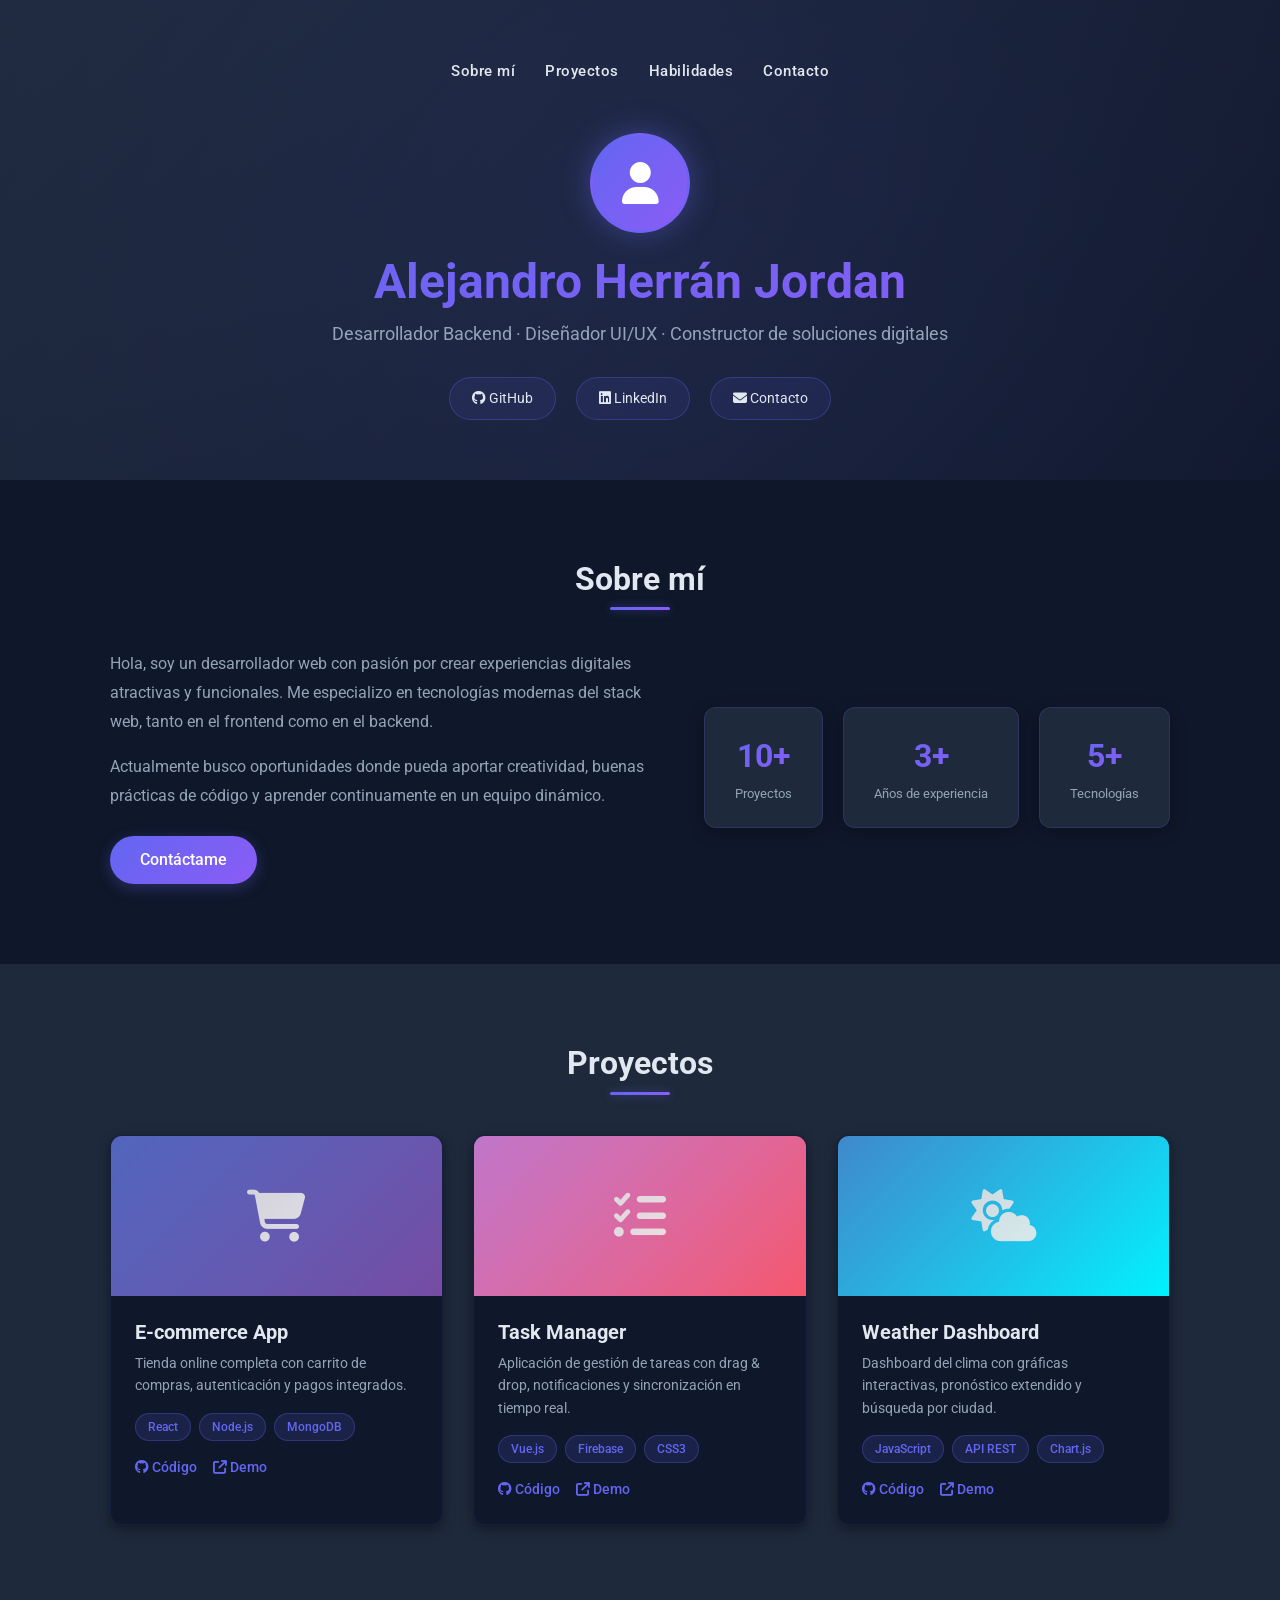
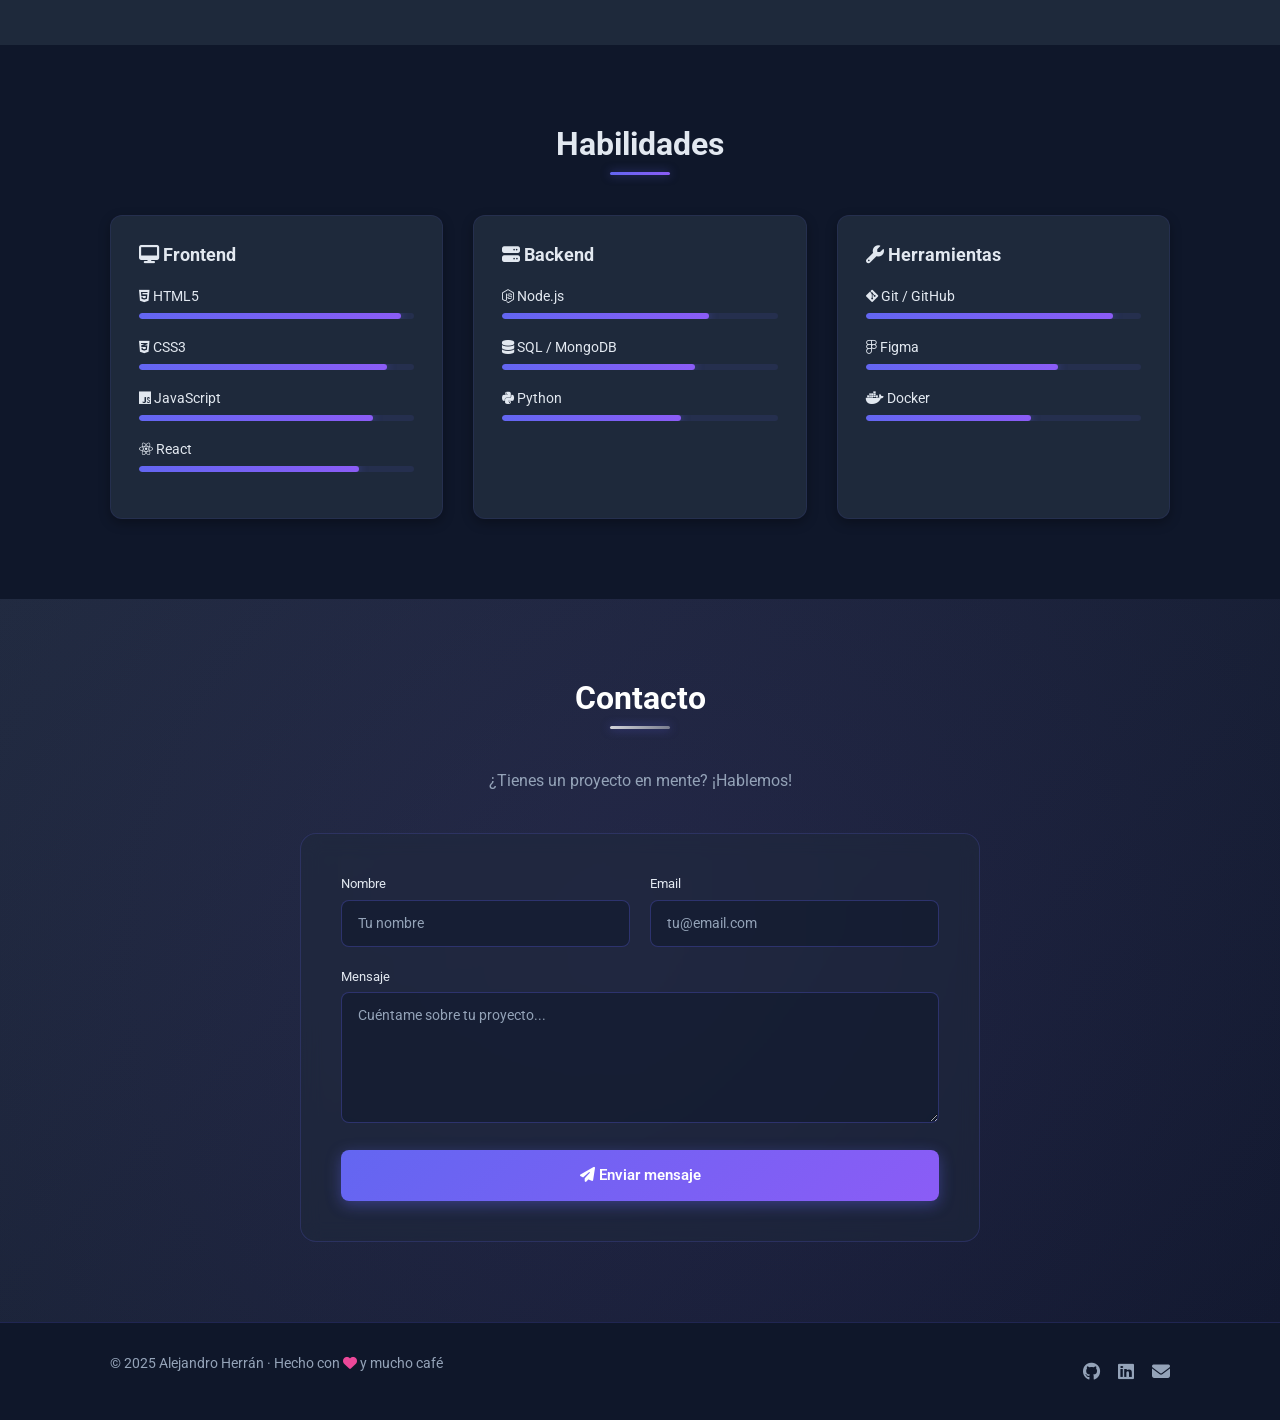
<file: ejercicio_portafolio_16feb/index.html>
<!DOCTYPE html>
<html lang="en">

<head>
    <meta charset="UTF-8">
    <meta name="viewport" content="width=device-width, initial-scale=1.0">
    <!-- Conexion bootstrap -->
    <link href="https://cdnjs.cloudflare.com/ajax/libs/bootstrap/5.3.0/css/bootstrap.min.css" rel="stylesheet">
    <script src="https://cdnjs.cloudflare.com/ajax/libs/bootstrap/5.3.0/js/bootstrap.bundle.min.js"></script>
    <!-- conexion con css -->
    <link rel="stylesheet" href="style.css">
    <!-- conexion script -->
    <script src="script.js" defer></script>
    <!-- conexion de la fuente y los iconos -->
    <link href="https://fonts.googleapis.com/css2?family=Roboto:wght@300;400;500;700&display=swap" rel="stylesheet">
    <link href="https://cdnjs.cloudflare.com/ajax/libs/font-awesome/6.4.0/css/all.min.css" rel="stylesheet">
    <title>Mi portafolio</title>
</head>

<body>

    <!-- Header -->
    <header class="header">
        <nav class="nav-menu">
            <a href="#about">Sobre mí</a>
            <a href="#projects">Proyectos</a>
            <a href="#skills">Habilidades</a>
            <a href="#contact">Contacto</a>
        </nav>
        <div class="header-content">
            <div class="avatar">
                <i class="fa-solid fa-user"></i>
            </div>
            <h1>Alejandro Herrán Jordan</h1>
            <p>Desarrollador Backend · Diseñador UI/UX · Constructor de soluciones digitales</p>
            <div class="header-links">
                <a href="https://github.com/ahj-dev" target="_blank"><i class="fa-brands fa-github"></i> GitHub</a>
                <a href="https://linkedin.com/" target="_blank"><i class="fa-brands fa-linkedin"></i> LinkedIn</a>
                <a href="#contact"><i class="fa-solid fa-envelope"></i> Contacto</a>
            </div>
        </div>
    </header>

    <!-- Seccion sobre mi -->
    <section class="about" id="about">
        <div class="container">
            <h2 class="section-title">Sobre mí</h2>
            <div class="about-content">
                <div class="about-text">
                    <p>Hola, soy un desarrollador web con pasión por crear experiencias digitales atractivas y funcionales. Me especializo en tecnologías modernas del stack web, tanto en el frontend como en el backend.</p>
                    <p>Actualmente busco oportunidades donde pueda aportar creatividad, buenas prácticas de código y aprender continuamente en un equipo dinámico.</p>
                    <a href="#contact" class="btn-primary">Contáctame</a>
                </div>
                <div class="about-stats">
                    <div class="stat-card">
                        <span class="stat-number">10+</span>
                        <span class="stat-label">Proyectos</span>
                    </div>
                    <div class="stat-card">
                        <span class="stat-number">3+</span>
                        <span class="stat-label">Años de experiencia</span>
                    </div>
                    <div class="stat-card">
                        <span class="stat-number">5+</span>
                        <span class="stat-label">Tecnologías</span>
                    </div>
                </div>
            </div>
        </div>
    </section>

    <!-- Proyectos -->
    <section class="projects" id="projects">
        <div class="container">
            <h2 class="section-title">Proyectos</h2>
            <div class="projects-grid">

                <div class="project-card">
                    <div class="project-img" style="background: linear-gradient(135deg, #667eea, #764ba2);">
                        <i class="fa-solid fa-cart-shopping"></i>
                    </div>
                    <div class="project-info">
                        <h3>E-commerce App</h3>
                        <p>Tienda online completa con carrito de compras, autenticación y pagos integrados.</p>
                        <div class="project-tags">
                            <span>React</span><span>Node.js</span><span>MongoDB</span>
                        </div>
                        <div class="project-links">
                            <a href="#"><i class="fa-brands fa-github"></i> Código</a>
                            <a href="#"><i class="fa-solid fa-arrow-up-right-from-square"></i> Demo</a>
                        </div>
                    </div>
                </div>

                <div class="project-card">
                    <div class="project-img" style="background: linear-gradient(135deg, #f093fb, #f5576c);">
                        <i class="fa-solid fa-list-check"></i>
                    </div>
                    <div class="project-info">
                        <h3>Task Manager</h3>
                        <p>Aplicación de gestión de tareas con drag & drop, notificaciones y sincronización en tiempo real.</p>
                        <div class="project-tags">
                            <span>Vue.js</span><span>Firebase</span><span>CSS3</span>
                        </div>
                        <div class="project-links">
                            <a href="#"><i class="fa-brands fa-github"></i> Código</a>
                            <a href="#"><i class="fa-solid fa-arrow-up-right-from-square"></i> Demo</a>
                        </div>
                    </div>
                </div>

                <div class="project-card">
                    <div class="project-img" style="background: linear-gradient(135deg, #4facfe, #00f2fe);">
                        <i class="fa-solid fa-cloud-sun"></i>
                    </div>
                    <div class="project-info">
                        <h3>Weather Dashboard</h3>
                        <p>Dashboard del clima con gráficas interactivas, pronóstico extendido y búsqueda por ciudad.</p>
                        <div class="project-tags">
                            <span>JavaScript</span><span>API REST</span><span>Chart.js</span>
                        </div>
                        <div class="project-links">
                            <a href="#"><i class="fa-brands fa-github"></i> Código</a>
                            <a href="#"><i class="fa-solid fa-arrow-up-right-from-square"></i> Demo</a>
                        </div>
                    </div>
                </div>

            </div>
        </div>
    </section>

    <!-- Habilidades -->
    <section class="skills" id="skills">
        <div class="container">
            <h2 class="section-title">Habilidades</h2>
            <div class="skills-content">

                <div class="skills-category">
                    <h3><i class="fa-solid fa-desktop"></i> Frontend</h3>
                    <div class="skills-list">
                        <div class="skill-badge">
                            <i class="fa-brands fa-html5"></i> HTML5
                            <div class="skill-bar"><div class="skill-fill" style="width:95%"></div></div>
                        </div>
                        <div class="skill-badge">
                            <i class="fa-brands fa-css3-alt"></i> CSS3
                            <div class="skill-bar"><div class="skill-fill" style="width:90%"></div></div>
                        </div>
                        <div class="skill-badge">
                            <i class="fa-brands fa-js"></i> JavaScript
                            <div class="skill-bar"><div class="skill-fill" style="width:85%"></div></div>
                        </div>
                        <div class="skill-badge">
                            <i class="fa-brands fa-react"></i> React
                            <div class="skill-bar"><div class="skill-fill" style="width:80%"></div></div>
                        </div>
                    </div>
                </div>

                <div class="skills-category">
                    <h3><i class="fa-solid fa-server"></i> Backend</h3>
                    <div class="skills-list">
                        <div class="skill-badge">
                            <i class="fa-brands fa-node-js"></i> Node.js
                            <div class="skill-bar"><div class="skill-fill" style="width:75%"></div></div>
                        </div>
                        <div class="skill-badge">
                            <i class="fa-solid fa-database"></i> SQL / MongoDB
                            <div class="skill-bar"><div class="skill-fill" style="width:70%"></div></div>
                        </div>
                        <div class="skill-badge">
                            <i class="fa-brands fa-python"></i> Python
                            <div class="skill-bar"><div class="skill-fill" style="width:65%"></div></div>
                        </div>
                    </div>
                </div>

                <div class="skills-category">
                    <h3><i class="fa-solid fa-wrench"></i> Herramientas</h3>
                    <div class="skills-list">
                        <div class="skill-badge">
                            <i class="fa-brands fa-git-alt"></i> Git / GitHub
                            <div class="skill-bar"><div class="skill-fill" style="width:90%"></div></div>
                        </div>
                        <div class="skill-badge">
                            <i class="fa-brands fa-figma"></i> Figma
                            <div class="skill-bar"><div class="skill-fill" style="width:70%"></div></div>
                        </div>
                        <div class="skill-badge">
                            <i class="fa-brands fa-docker"></i> Docker
                            <div class="skill-bar"><div class="skill-fill" style="width:60%"></div></div>
                        </div>
                    </div>
                </div>

            </div>
        </div>
    </section>

    <!-- Contacto -->
    <section class="contact" id="contact">
        <div class="container">
            <h2 class="section-title light">Contacto</h2>
            <p class="contact-subtitle">¿Tienes un proyecto en mente? ¡Hablemos!</p>
            <form id="contactForm" class="contact-form">
                <div class="form-row">
                    <div class="form-group">
                        <label for="nombre">Nombre</label>
                        <input type="text" id="nombre" placeholder="Tu nombre" required>
                    </div>
                    <div class="form-group">
                        <label for="email">Email</label>
                        <input type="email" id="email" placeholder="tu@email.com" required>
                    </div>
                </div>
                <div class="form-group">
                    <label for="mensaje">Mensaje</label>
                    <textarea id="mensaje" rows="5" placeholder="Cuéntame sobre tu proyecto..."></textarea>
                </div>
                <button type="submit" class="btn-submit">
                    <i class="fa-solid fa-paper-plane"></i> Enviar mensaje
                </button>
            </form>
        </div>
    </section>

    <!-- Footer -->
    <footer class="footer">
        <div class="container">
            <p>&copy; 2025 Alejandro Herrán · Hecho con <i class="fa-solid fa-heart" style="color: var(--acento)"></i> y mucho café</p>
            <div class="footer-links">
                <a href="https://github.com/" target="_blank"><i class="fa-brands fa-github"></i></a>
                <a href="https://linkedin.com/" target="_blank"><i class="fa-brands fa-linkedin"></i></a>
                <a href="mailto:tu@email.com"><i class="fa-solid fa-envelope"></i></a>
            </div>
        </div>
    </footer>

</body>
</html>
</file>
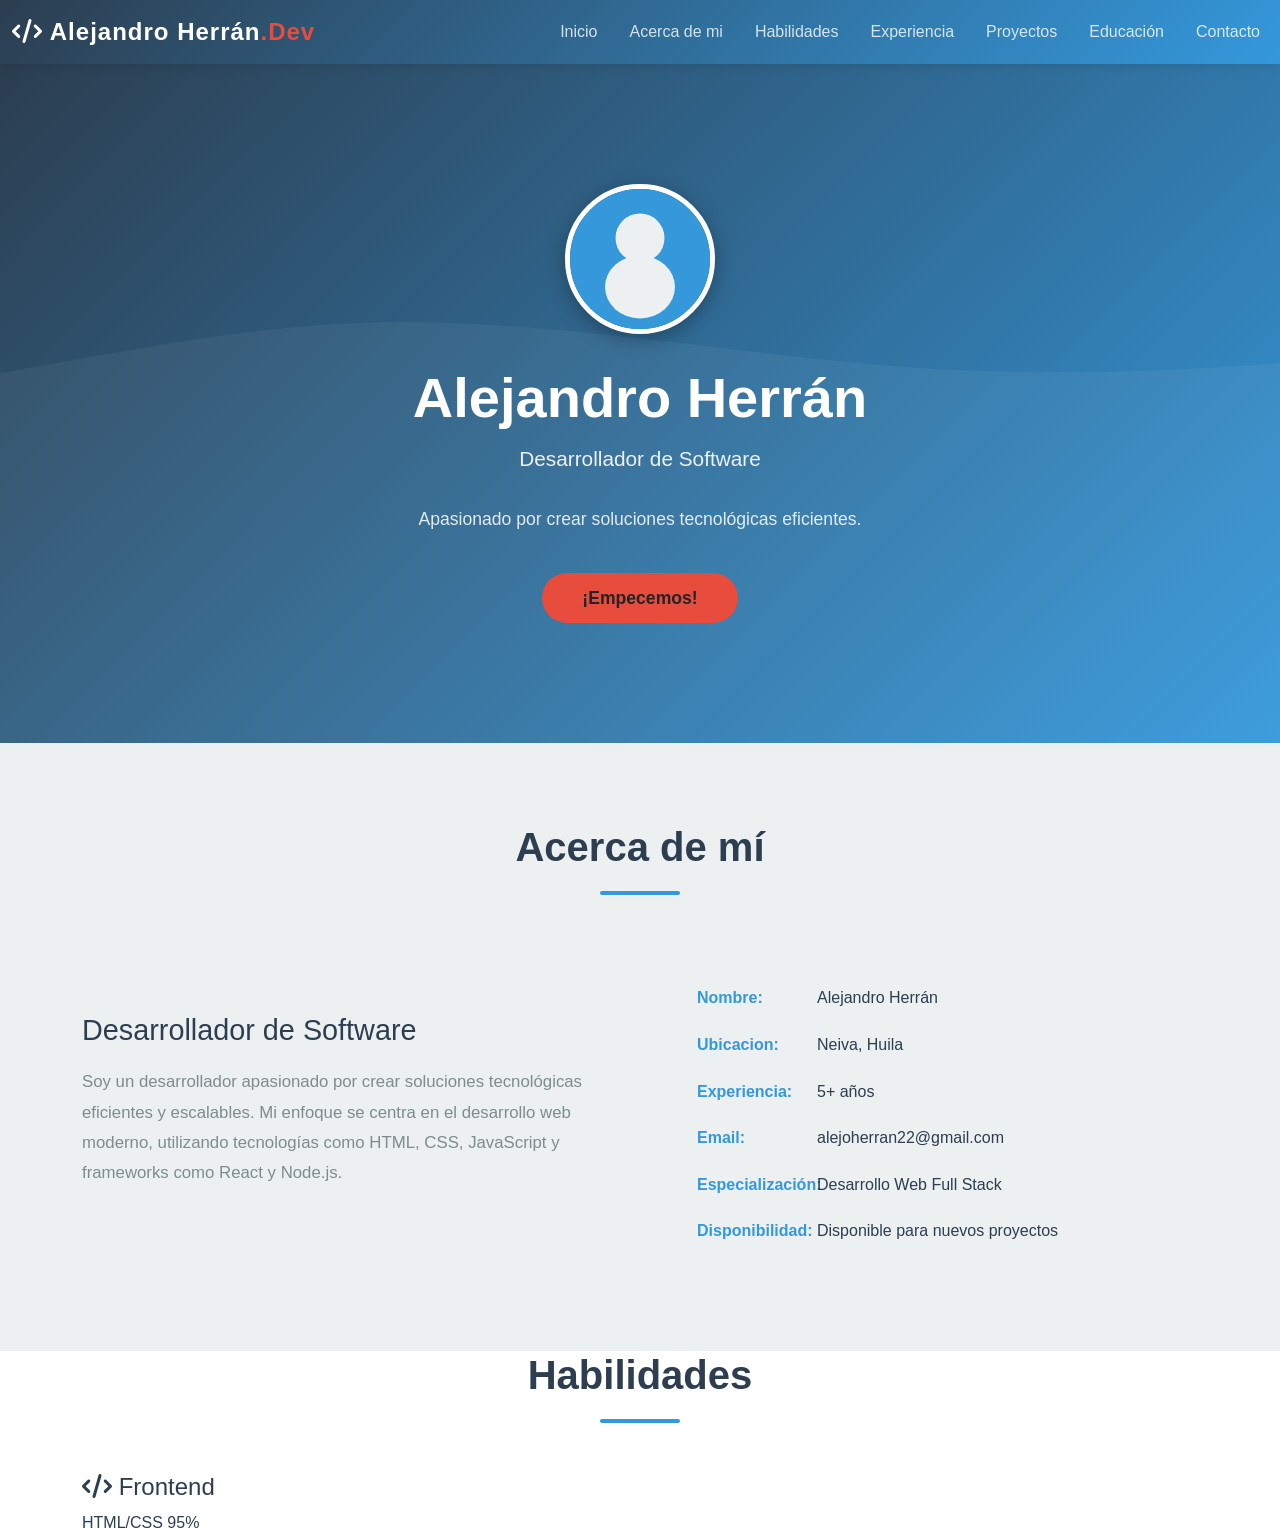
<file: ejercicio_portafolio_personal_02mar/portafolio.html>
<!DOCTYPE html>
<html lang="es">

<head>
    <meta charset="UTF-8">
    <meta name="viewport" content="width=device-width, initial-scale=1.0">
    <title>Portafolio CV - Desarrollador</title>

    <link href="https://cdnjs.cloudflare.com/ajax/libs/bootstrap/5.3.0/css/bootstrap.min.css" rel="stylesheet">

    <link href="https://cdnjs.cloudflare.com/ajax/libs/font-awesome/6.4.0/css/all.min.css" rel="stylesheet">

    <link href="style-portafolio.css" rel="stylesheet">
</head>
<!-- ========================
     BARRA DE NAVEGACIÓN
=============================-->

<body>
    <nav class="navbar navbar-expand-lg navbar-dark">
        <div class="container-fluid">
            <a class="navbar-brand" href="#inicio">
                <i class="fas fa-code"></i> Alejandro Herrán<span>.Dev</span>
            </a>
            <button class="navbar-toggler" type="button" data-bs-toggle="collapse" data-bs-target="#navbarNav"
                aria-controls="navbarNav" aria-expanded="false" aria-label="Toggle navigation">
                <span class="navbar-toggler-icon"></span>
            </button>
            <div class="collapse navbar-collapse" id="navbarNav">
                <ul class="navbar-nav ms-auto">
                    <li class="nav-item">
                        <a class="nav-link" href="#inicio">Inicio</a>
                    </li>
                    <li class="nav-item">
                        <a class="nav-link" href="#acerca">Acerca de mi</a>
                    </li>
                    <li class="nav-item">
                        <a class="nav-link" href="#habilidades">Habilidades</a>
                    </li>
                    <li class="nav-item">
                        <a class="nav-link" href="#experiencia">Experiencia</a>
                    </li>
                    <li class="nav-item">
                        <a class="nav-link" href="#proyectos">Proyectos</a>
                    </li>
                    <li class="nav-item">
                        <a class="nav-link" href="#educacion">Educación</a>
                    </li>
                    <li class="nav-item">
                        <a class="nav-link" href="#contacto">Contacto</a>
                    </li>
                </ul>
            </div>
        </div>
    </nav>

    <!-- ========================
     SECCIÓN HERO
=============================-->
    <section id="inicio" class="hero">
        <div class="hero-content">
            <svg class="hero-image" viewBox="0 0 200 200" xmlns="http://www.w3.org/2000/svg">
                <rect width="200" height="200" fill="#3498db" />
                <circle cx="100" cy="70" r="35" fill="#ecf0f1" />
                <ellipse cx="100" cy="140" rx="50" ry="45" fill="#ecf0f1" />
            </svg>
            <h1>Alejandro Herrán</h1>
            <p class="subtitle">Desarrollador de Software</p>
            <p class="description">Apasionado por crear soluciones tecnológicas eficientes.</p>
            <a href="#contacto" class="btn btn-primary-custom">¡Empecemos!</a>
        </div>
    </section>

    <!-- ========================
     ACERCA DE MI
=============================-->
    <section id="acerca" class="about">
        <div class="container">
            <h2 class="section-title">
                Acerca de mí
            </h2>
            <div class="about-content">
                <div class="about-text">
                    <h3>Desarrollador de Software</h3>
                    <p>Soy un desarrollador apasionado por crear soluciones tecnológicas eficientes y escalables. Mi
                        enfoque se centra en el desarrollo web moderno, utilizando tecnologías como HTML, CSS,
                        JavaScript y frameworks como React y Node.js.</p>
                </div>
                <div>
                    <ul class="info-list">
                        <li>
                            <strong>Nombre:</strong> <span>Alejandro Herrán</span>
                        </li>
                        <li>
                            <strong>Ubicacion:</strong> <span>Neiva, Huila</span>
                        </li>
                        <li>
                            <strong>Experiencia:</strong> <span>5+ años</span>
                        </li>
                        <li>
                            <strong>Email:</strong> <span><a href="mailto:alejoherran22@gmail.com" style="color: var(--secondary-color);"></a>alejoherran22@gmail.com</span>
                        </li>
                        <li>
                            <strong>Especialización:</strong> <span>Desarrollo Web Full Stack</span>        
                        </li>
                        <li>
                            <strong>Disponibilidad:</strong> <span>Disponible para nuevos proyectos</span>
                        </li>
                    </ul>
                </div>
            </div>
        </div>
    </section>

    <!-- ========================
     HABILIDADES
=============================-->
    <section id="habilidades" class="skills">
        <div class="container">
            <h2 class="section-title">Habilidades</h2>
            <div class="skills-grid">
                <!-- Frontend-->
                <div class="skills-card" data-skill="frontend">
                    <h4><i class="fas fa-code"></i> Frontend</h4>
                    <div class="skill-item">
                        <div class="skill-name">
                            <span>HTML/CSS</span>
                            <span>95%</span>
                        </div>
                        <div class="skill-progress" style="--target: 95%;"></div>
                    </div>
                </div>    
<!--ACTUALIZAR CODIGO CON EL REPO DEL PROFE-->
                 <!-- Frontend-->
                <div class="skill-item
    </section>

    <script src="https://cdnjs.cloudflare.com/ajax/libs/bootstrap/5.3.0/js/bootstrap.bundle.min.js"></script>
</body>

</html>
</file>
<file: ejercicio_portafolio_16feb/style.css>
/* ===== VARIABLES Y BASE ===== */
:root {
    --color-primario: #6366f1;      
    --color-secundario: #8b5cf6;    
    --acento: #ec4899;              
    --fuente-principal: 'Roboto', sans-serif;
    --bg-oscuro: #0f172a;           
    --bg-claro: #1e293b;            
    --texto: #e2e8f0;               
    --texto-secundario: #94a3b8;   
}
* {
    margin: 0;
    padding: 0;
    box-sizing: border-box;
}

body {
    font-family: var(--fuente-principal);
    color: var(--texto);
    background-color: var(--bg-oscuro);
    scroll-behavior: smooth;
}

.container {
    max-width: 1100px;
    margin: 0 auto;
    padding: 0 20px;
}

/* ===== HEADER ===== */
.header {
    background: linear-gradient(135deg, #1e293b 0%, #0f172a 100%);
    position: relative;
    overflow: hidden;
    color: white;
    padding: 60px 20px;
    text-align: center;
}

/* Efecto de brillo de fondo */
.header::before {
    content: '';
    position: absolute;
    top: -50%;
    left: -50%;
    width: 200%;
    height: 200%;
    background: radial-gradient(circle, rgba(99, 102, 241, 0.1) 0%, transparent 70%);
    animation: pulse 8s ease-in-out infinite;
}

@keyframes pulse {
    0%, 100% { transform: scale(1); opacity: 0.5; }
    50% { transform: scale(1.1); opacity: 0.8; }
}

.nav-menu {
    display: flex;
    justify-content: center;
    gap: 30px;
    margin-bottom: 50px;
    flex-wrap: wrap;
    position: relative;
    z-index: 1;
}

.nav-menu a {
    color: var(--texto);
    text-decoration: none;
    font-weight: 500;
    font-size: 15px;
    letter-spacing: 0.5px;
    transition: color 0.2s;
    position: relative;
}

.nav-menu a::after {
    content: '';
    position: absolute;
    bottom: -5px;
    left: 0;
    width: 0;
    height: 2px;
    background: var(--color-primario);
    transition: width 0.3s;
}

.nav-menu a:hover {
    color: var(--color-primario);
}

.nav-menu a:hover::after {
    width: 100%;
}

.avatar {
    width: 100px;
    height: 100px;
    border-radius: 50%;
    background: linear-gradient(135deg, var(--color-primario), var(--color-secundario));
    display: flex;
    align-items: center;
    justify-content: center;
    margin: 0 auto 20px;
    font-size: 42px;
    border: 3px solid rgba(99, 102, 241, 0.3);
    box-shadow: 0 0 30px rgba(99, 102, 241, 0.4);
    position: relative;
    z-index: 1;
}

.header h1 {
    font-size: 48px;
    font-weight: 700;
    margin-bottom: 10px;
    background: linear-gradient(135deg, var(--color-primario), var(--color-secundario));
    -webkit-background-clip: text;
    -webkit-text-fill-color: transparent;
    background-clip: text;
    position: relative;
    z-index: 1;
}

.header p {
    font-size: 18px;
    color: var(--texto-secundario);
    margin-bottom: 30px;
    position: relative;
    z-index: 1;
}

.header-links {
    display: flex;
    justify-content: center;
    gap: 20px;
    flex-wrap: wrap;
    position: relative;
    z-index: 1;
}

.header-links a {
    color: var(--texto);
    text-decoration: none;
    background: rgba(99, 102, 241, 0.1);
    padding: 10px 22px;
    border-radius: 25px;
    border: 1px solid rgba(99, 102, 241, 0.3);
    font-size: 14px;
    transition: all 0.3s;
    backdrop-filter: blur(10px);
}

.header-links a:hover {
    background: rgba(99, 102, 241, 0.2);
    border-color: var(--color-primario);
    transform: translateY(-2px);
    box-shadow: 0 5px 15px rgba(99, 102, 241, 0.3);
}

/* ===== SECCIONES ===== */
.section-title {
    font-size: 32px;
    font-weight: 700;
    color: var(--texto);
    text-align: center;
    margin-bottom: 40px;
    position: relative;
    padding-bottom: 12px;
}

.section-title::after {
    content: '';
    position: absolute;
    bottom: 0;
    left: 50%;
    transform: translateX(-50%);
    width: 60px;
    height: 3px;
    background: linear-gradient(90deg, var(--color-primario), var(--color-secundario));
    border-radius: 2px;
    box-shadow: 0 0 10px rgba(99, 102, 241, 0.5);
}

.section-title.light {
    color: white;
}

.section-title.light::after {
    background: linear-gradient(90deg, rgba(255,255,255,0.8), rgba(255,255,255,0.4));
}

/* ===== SOBRE MÍ ===== */
.about {
    padding: 80px 20px;
    background: var(--bg-oscuro);
}

.about-content {
    display: flex;
    gap: 60px;
    align-items: center;
    flex-wrap: wrap;
}

.about-text {
    flex: 1;
    min-width: 260px;
}

.about-text p {
    font-size: 16px;
    line-height: 1.8;
    color: var(--texto-secundario);
    margin-bottom: 16px;
}

.btn-primary {
    display: inline-block;
    margin-top: 10px;
    padding: 12px 30px;
    background: linear-gradient(135deg, var(--color-primario), var(--color-secundario));
    color: white;
    border-radius: 25px;
    text-decoration: none;
    font-weight: 500;
    transition: all 0.3s;
    box-shadow: 0 4px 15px rgba(99, 102, 241, 0.3);
}

.btn-primary:hover {
    transform: translateY(-2px);
    box-shadow: 0 6px 25px rgba(99, 102, 241, 0.5);
}

.about-stats {
    display: flex;
    gap: 20px;
    flex-wrap: wrap;
}

.stat-card {
    background: var(--bg-claro);
    border-radius: 12px;
    padding: 24px 30px;
    text-align: center;
    box-shadow: 0 4px 16px rgba(0,0,0,0.3);
    min-width: 110px;
    border: 1px solid rgba(99, 102, 241, 0.2);
    transition: all 0.3s;
}

.stat-card:hover {
    transform: translateY(-5px);
    border-color: var(--color-primario);
    box-shadow: 0 8px 25px rgba(99, 102, 241, 0.4);
}

.stat-number {
    display: block;
    font-size: 32px;
    font-weight: 700;
    background: linear-gradient(135deg, var(--color-primario), var(--color-secundario));
    -webkit-background-clip: text;
    -webkit-text-fill-color: transparent;
    background-clip: text;
}

.stat-label {
    display: block;
    font-size: 13px;
    color: var(--texto-secundario);
    margin-top: 4px;
}

/* ===== PROYECTOS ===== */
.projects {
    padding: 80px 20px;
    background: var(--bg-claro);
}

.projects-grid {
    display: grid;
    grid-template-columns: repeat(auto-fit, minmax(300px, 1fr));
    gap: 30px;
    margin: 40px 0;
}

.project-card {
    border-radius: 12px;
    overflow: hidden;
    box-shadow: 0 4px 12px rgba(0, 0, 0, 0.4);
    transition: all 0.3s;
    background: var(--bg-oscuro);
    animation: fadeIn 0.6s ease-out;
    border: 1px solid rgba(99, 102, 241, 0.1);
}

.project-card:hover {
    transform: translateY(-10px);
    box-shadow: 0 15px 35px rgba(99, 102, 241, 0.4);
    border-color: var(--color-primario);
}

.project-img {
    height: 160px;
    display: flex;
    align-items: center;
    justify-content: center;
    font-size: 52px;
    color: rgba(255,255,255,0.9);
    position: relative;
    overflow: hidden;
}

.project-img::after {
    content: '';
    position: absolute;
    top: 0;
    left: 0;
    right: 0;
    bottom: 0;
    background: linear-gradient(135deg, rgba(0,0,0,0.2), rgba(0,0,0,0));
}

.project-info {
    padding: 24px;
}

.project-info h3 {
    font-size: 20px;
    font-weight: 700;
    margin-bottom: 8px;
    color: var(--texto);
}

.project-info p {
    font-size: 14px;
    color: var(--texto-secundario);
    line-height: 1.6;
    margin-bottom: 16px;
}

.project-tags {
    display: flex;
    gap: 8px;
    flex-wrap: wrap;
    margin-bottom: 16px;
}

.project-tags span {
    background: rgba(99, 102, 241, 0.15);
    color: var(--color-primario);
    font-size: 12px;
    font-weight: 500;
    padding: 4px 12px;
    border-radius: 20px;
    border: 1px solid rgba(99, 102, 241, 0.3);
}

.project-links {
    display: flex;
    gap: 16px;
}

.project-links a {
    color: var(--color-primario);
    text-decoration: none;
    font-size: 14px;
    font-weight: 500;
    transition: color 0.2s;
}

.project-links a:hover {
    color: var(--acento);
}

/* ===== HABILIDADES ===== */
.skills {
    padding: 80px 20px;
    background: var(--bg-oscuro);
}

.skills-content {
    display: grid;
    grid-template-columns: repeat(auto-fit, minmax(280px, 1fr));
    gap: 30px;
}

.skills-category {
    background: var(--bg-claro);
    border-radius: 12px;
    padding: 28px;
    box-shadow: 0 4px 12px rgba(0,0,0,0.3);
    border: 1px solid rgba(99, 102, 241, 0.1);
    transition: all 0.3s;
}

.skills-category:hover {
    border-color: var(--color-primario);
    box-shadow: 0 8px 25px rgba(99, 102, 241, 0.3);
}

.skills-category h3 {
    font-size: 18px;
    font-weight: 700;
    color: var(--texto);
    margin-bottom: 20px;
}

.skill-badge {
    font-size: 14px;
    color: var(--texto);
    margin-bottom: 18px;
    animation: slideInLeft 0.6s ease-out;
}

.skill-bar {
    height: 6px;
    background: rgba(99, 102, 241, 0.1);
    border-radius: 3px;
    margin-top: 6px;
    overflow: hidden;
}

.skill-fill {
    height: 100%;
    background: linear-gradient(90deg, var(--color-primario), var(--color-secundario));
    border-radius: 3px;
    transition: width 1s ease;
    box-shadow: 0 0 10px rgba(99, 102, 241, 0.5);
}

/* ===== CONTACTO ===== */
.contact {
    padding: 80px 20px;
    background: linear-gradient(135deg, #1e293b 0%, #0f172a 100%);
    color: white;
    position: relative;
    overflow: hidden;
}

.contact::before {
    content: '';
    position: absolute;
    top: -50%;
    right: -50%;
    width: 200%;
    height: 200%;
    background: radial-gradient(circle, rgba(139, 92, 246, 0.1) 0%, transparent 70%);
}

.contact-subtitle {
    text-align: center;
    color: var(--texto-secundario);
    margin-bottom: 40px;
    font-size: 16px;
    position: relative;
    z-index: 1;
}

.contact-form {
    max-width: 680px;
    margin: 0 auto;
    background: rgba(30, 41, 59, 0.5);
    border-radius: 16px;
    padding: 40px;
    border: 1px solid rgba(99, 102, 241, 0.2);
    backdrop-filter: blur(10px);
    position: relative;
    z-index: 1;
}

.form-row {
    display: flex;
    gap: 20px;
}

.form-group {
    flex: 1;
    margin-bottom: 20px;
}

.form-group label {
    display: block;
    font-size: 13px;
    margin-bottom: 6px;
    color: var(--texto);
}

.form-group input,
.form-group textarea {
    width: 100%;
    padding: 12px 16px;
    border-radius: 8px;
    border: 1px solid rgba(99, 102, 241, 0.3);
    background: rgba(15, 23, 42, 0.5);
    color: var(--texto);
    font-family: var(--fuente-principal);
    font-size: 14px;
    outline: none;
    transition: all 0.2s;
}

.form-group input::placeholder,
.form-group textarea::placeholder {
    color: var(--texto-secundario);
}

.form-group input:focus,
.form-group textarea:focus {
    border-color: var(--color-primario);
    box-shadow: 0 0 15px rgba(99, 102, 241, 0.3);
}

.btn-submit {
    width: 100%;
    padding: 14px;
    background: linear-gradient(135deg, var(--color-primario), var(--color-secundario));
    color: white;
    border: none;
    border-radius: 8px;
    font-size: 15px;
    font-weight: 600;
    cursor: pointer;
    transition: all 0.3s;
    font-family: var(--fuente-principal);
    box-shadow: 0 4px 15px rgba(99, 102, 241, 0.4);
}

.btn-submit:hover {
    transform: translateY(-2px);
    box-shadow: 0 6px 25px rgba(99, 102, 241, 0.6);
}

/* ===== FOOTER ===== */
.footer {
    background: #0f172a;
    color: var(--texto-secundario);
    padding: 30px 20px;
    text-align: center;
    border-top: 1px solid rgba(99, 102, 241, 0.2);
}

.footer .container {
    display: flex;
    align-items: center;
    justify-content: space-between;
    flex-wrap: wrap;
    gap: 16px;
}

.footer p {
    font-size: 14px;
}

.footer-links {
    display: flex;
    gap: 18px;
}

.footer-links a {
    color: var(--texto-secundario);
    font-size: 18px;
    transition: all 0.2s;
}

.footer-links a:hover {
    color: var(--color-primario);
    transform: translateY(-2px);
}

/* ===== ANIMACIONES ===== */
@keyframes fadeIn {
    from { opacity: 0; transform: translateY(20px); }
    to   { opacity: 1; transform: translateY(0); }
}

@keyframes slideInLeft {
    from { opacity: 0; transform: translateX(-50px); }
    to   { opacity: 1; transform: translateX(0); }
}

/* ===== RESPONSIVE ===== */
@media (max-width: 768px) {
    .header h1 { font-size: 32px; }
    .projects-grid { grid-template-columns: 1fr; }
    .nav-menu { flex-direction: column; gap: 10px; }
    .about-content { flex-direction: column; }
    .form-row { flex-direction: column; }
    .footer .container { flex-direction: column; text-align: center; }
}
</file>
<file: ejercicio_portafolio_personal_02mar/style-portafolio.css>
/*-- ========================
     VARIABLE GLOBALES Y ESTILOS BASE
    =============================*/
:root {
    --primary-color: #2c3e50;
    --secondary-color: #3498db;
    --accent-color: #e74c3c;
    --light-bg: #ecf0f1;
    --text-dark: #2c3e50;
    --text-light: #7f8c8d;
}

* {
    margin: 0;
    padding: 0;
    box-sizing: border-box;
}

body {
    font-family: 'Segoe UI', Tahoma, Geneva, Verdana, sans-serif;
    color: var(--text-dark);
    line-height: 1.6;
}

/*-- ========================
     BARRA DE NAVEGACIÓN
    =============================*/
.navbar {
    background: linear-gradient(135deg, var(--primary-color) 0%, var(--secondary-color)100%);
    box-shadow: 0 2px 10px rgba(0, 0, 0, 0.1);
    position: sticky;
    top: 0;
    z-index: 1000;
}

.navbar-brand {
    font-weight: 700;
    font-size: 1.5rem;
    color: white !important;
    letter-spacing: 1px;
}

.navbar-brand span {
    color: var(--accent-color);
}

.navbar-nav .nav-link {
    color: rgba(255, 255, 255, 0.8) !important;
    margin-left: 1rem;
    font-weight: 500;
    transition: color 0.3s ease;
}

.navbar-nav .nav-link:hover {
    color: var(--accent-color) !important;
}

/*-- ========================
     SECCIÓN HERO (PORTADA)
    =============================*/

.hero {
    background: linear-gradient(135deg, var(--primary-color)0%, var(--secondary-color)100%);
    color: white;
    padding: 120px 0;
    text-align: center;
    position: relative;
    overflow: hidden;
}

.hero::before {
    content: '';
    position: absolute;
    top: 0;
    left: 0;
    right: 0;
    bottom: 0;
    background: url('data:image/svg+xml,<svg xmlns="http://www.w3.org/2000/svg" viewBox="0 0 1440 320"><path fill="rgba(255,255,255,0.1)" fill-opacity="1" d="M0,96L48,112C96,128,192,160,288,160C384,160,480,128,576,122.7C672,117,768,139,864,144C960,149,1056,139,1152,128C1248,117,1344,107,1392,101.3L1440,96L1440,320L1392,320C1344,320,1248,320,1152,320C1056,320,960,320,864,320C768,320,672,320,576,320C480,320,384,320,288,320C192,320,96,320,48,320L0,320Z"></path></svg>') no-repeat bottom;
    background-size: cover;
    opacity: 0.5;
}

.hero-content {
    position: relative;
    z-index: 2;
}

.hero-image {
    width: 150px;
    height: 150px;
    border-radius: 50%;
    border: 5px solid white;
    margin: 0 auto 30px;
    object-fit: cover;
    box-shadow: 0 5px 20px rgba(0, 0, 0, 0.3);
    animation: slideDown 0.8s ease-out;
}

.hero h1 {
    font-size: 3.5rem;
    font-weight: 700;
    margin-bottom: 10px;
    animation: slideDown 0.8s ease-out 0.2s backwards;
}

.hero .subtitle {
    font-size: 1.3rem;
    color: rgba(255, 255, 255, 0.9);
    margin-bottom: 30px;
    animation: slideDown 0.8s ease-out 0.4s backwards;
}

.hero .description {
    font-size: 1.1rem;
    max-width: 600px;
    margin: 0 auto 40px;
    color: rgba(255, 255, 255, 0.85);
    animation: slideDown 0.8s ease-out 0.6s backwards;
}

.btn-primary-custom {
    background-color: var(--accent-color);
    border: none;
    padding: 12px 40px;
    font-size: 1.1rem;
    font-weight: 600;
    border-radius: 50px;
    transition: all 0.3s ease;
    animation: slideDown 0.8s ease-out 0.8s backwards;
}

.btn-primary-custom:hover {
    background-color: #c0392b;
    transform: translateY(-3px);
    box-shadow: 0 10px 20px rgba(0, 0, 0, 0.2);
}

/*-- ========================
     SECCIÓN ANIMACIONES
    =============================*/
@keyframes slideDown {
    from {
        opacity: 0;
        transform: translateY(-30px);
    }

    to {
        opacity: 1;
        transform: translateY(0);
    }
}

@keyframes fadeInUp {
    from {
        opacity: 0;
        transform: translateY(30px);
    }

    to {
        opacity: 1;
        transform: translateY(0);
    }
}

.fade-in-up {
    animation: fadeInUp 0.8s ease-out;
}

/*-- ========================
     ACERCA DE MI
    =============================*/
.about{
    padding: 80px 0;
    background-color: var(--light-bg);
}

.section-title{
    font-size: 2.5rem;
    font-weight: 700;
    margin-bottom: 50px;
    color: var(--primary-color);
    position: relative;
    text-align: center;
}

.section-title::after{
    content: '';
    display: block;
    width: 80px;
    height: 4px;
    background-color: var(--secondary-color);
    margin: 20px auto 0;
    border-radius: 2px;
}

.about-content{
    display: grid;
    grid-template-columns: 1fr 1fr;
    gap: 50px;
    align-items: center;
}

.about-text h3{
    font-size: 1.8rem;
    color: var(--primary-color);
    margin-bottom: 20px;
}

.about-text p{
    font-size: 1.05rem;
    color: var(--text-light);
    margin-bottom: 15px;
    line-height: 1.8;
}

.info-list{
    list-style: none;
    margin-top: 30px;
}

.info-list li{
    padding: 10px 0;
    border-bottom: 1px solid var(--light-bg);
    display: flex;
    align-items: center;
}

.info-list li :last-child{
    border-bottom: none;
}

.info-list strong{
    width: 120px;
    color: var(--secondary-color);

}
</file>
